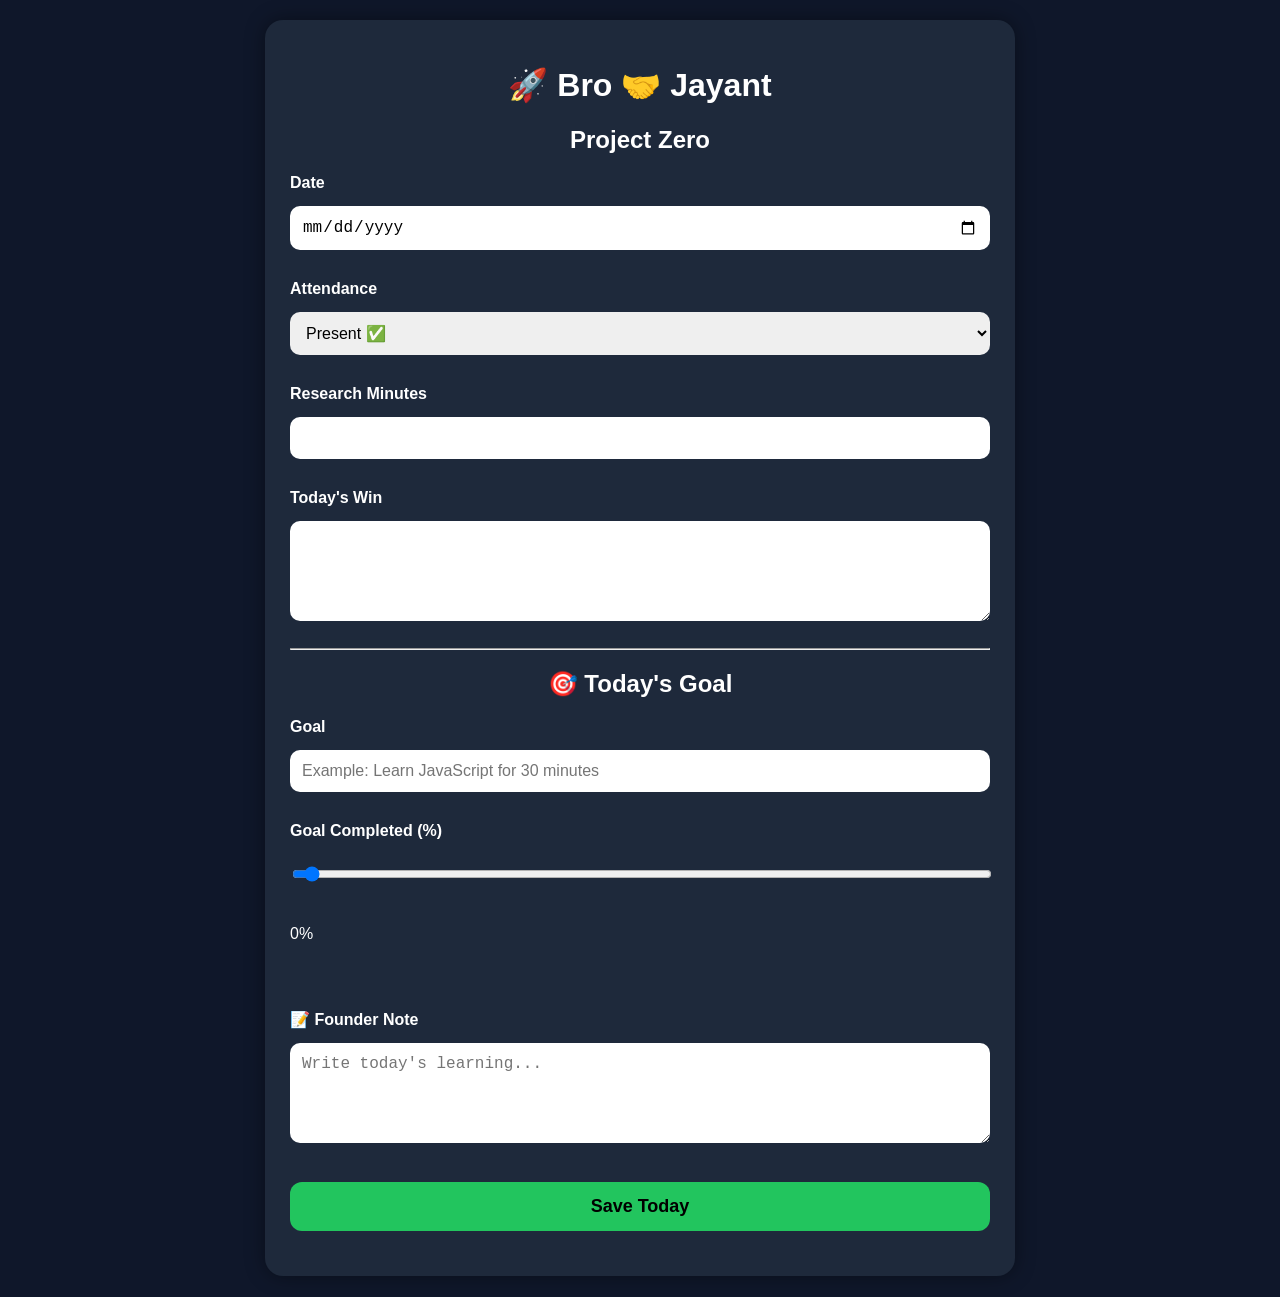
<file: index.html>
<!DOCTYPE html>
<html lang="en">
<head>
<meta charset="UTF-8">
<meta name="viewport" content="width=device-width, initial-scale=1.0">
<title>Bro & Jayant - Project Zero</title>

<style>
body{
background:#0f172a;
color:white;
font-family:Arial;
padding:20px;
}

.card{
max-width:700px;
margin:auto;
background:#1e293b;
padding:20px;
border-radius:15px;
}

input,select,textarea{
width:100%;
padding:10px;
margin-top:8px;
margin-bottom:15px;
border-radius:8px;
border:none;
}

button{
background:#22c55e;
color:black;
padding:12px;
border:none;
border-radius:10px;
font-weight:bold;
width:100%;
}

#status{
margin-top:20px;
font-weight:bold;
}
</style>
<link rel="stylesheet" href="style.css">
</head>

<body>

<div class="card">

<h1>🚀 Bro 🤝 Jayant</h1>

<h2>Project Zero</h2>

<label>Date</label>

<input type="date" id="date">

<label>Attendance</label>

<select id="attendance">

<option>Present ✅</option>

<option>Absent ❌</option>

</select>

<label>Research Minutes</label>

<input type="number" id="research">

<label>Today's Win</label>

<textarea id="win"></textarea>
<hr>

<h2>🎯 Today's Goal</h2>

<label>Goal</label>

<input
type="text"
id="goal"
placeholder="Example: Learn JavaScript for 30 minutes">

<label>Goal Completed (%)</label>

<input
type="range"
id="goalProgress"
min="0"
max="100"
value="0"
oninput="document.getElementById('goalValue').innerHTML=this.value+'%'">

<p id="goalValue">0%</p>
<br><br>

<label>📝 Founder Note</label>

<textarea
id="note"
placeholder="Write today's learning..."
rows="4"
style="width:100%;">
</textarea>  
<button onclick="saveData()">

Save Today

</button>

<p id="status"></p>

</div>


<script src="script.js"></script>
</body>

  </html>
</file>
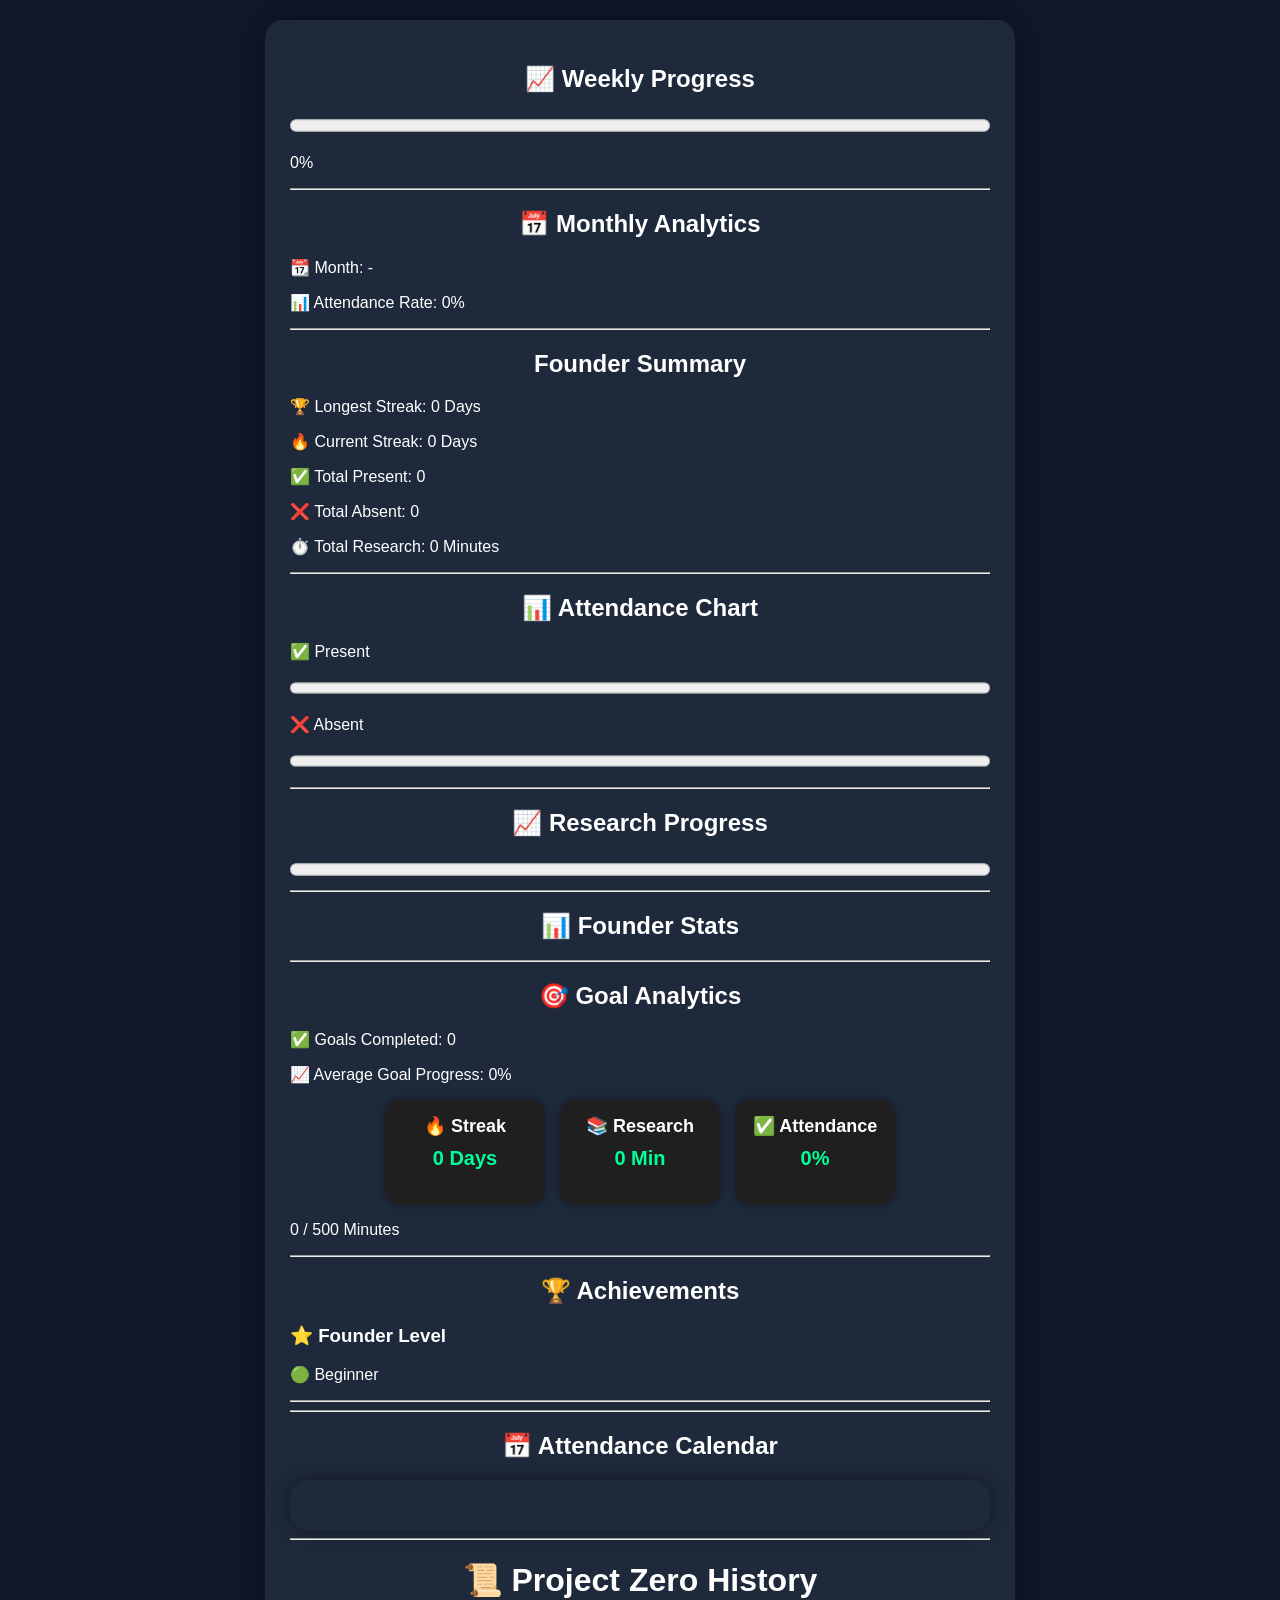
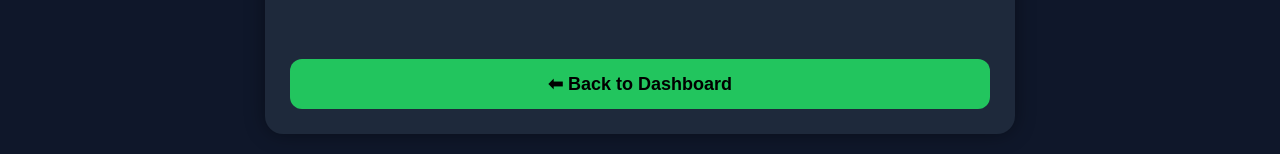
<file: history.html>
<!DOCTYPE html>
<html lang="en">

<head>

<meta charset="UTF-8">

<meta name="viewport" content="width=device-width, initial-scale=1.0">

<title>Project Zero History</title>

<link rel="stylesheet" href="style.css">

</head>

<body>

<div class="card">

<h2>📈 Weekly Progress</h2>

<progress id="progressBar" value="0" max="100" style="width:100%;height:25px;"></progress>

<p id="progressText">0%</p>

<hr>
<h2>📅 Monthly Analytics</h2>

<p>📆 Month: <span id="currentMonth">-</span></p>

<p>📊 Attendance Rate: <span id="attendanceRate">0%</span></p>

<hr>
<h2>Founder Summary</h2>
<p>🏆 Longest Streak:
<span id="longestStreak">0</span> Days</p>
<p>🔥 Current Streak: <span id="streakCount">0</span> Days</p>

<p>✅ Total Present: <span id="presentCount">0</span></p>

<p>❌ Total Absent: <span id="absentCount">0</span></p>

<p>⏱️ Total Research: <span id="researchTotal">0</span> Minutes</p>

<hr>
<h2>📊 Attendance Chart</h2>

<div style="margin-bottom:15px;">

<p>✅ Present</p>
<progress id="presentBar" value="0" max="100" style="width:100%;height:22px;"></progress>

<p>❌ Absent</p>
<progress id="absentBar" value="0" max="100" style="width:100%;height:22px;"></progress>

</div>

<hr>
<h2>📈 Research Progress</h2>

<progress id="researchBar" value="0" max="500" style="width:100%;height:25px;"></progress>
<hr>

<h2>📊 Founder Stats</h2>
<hr>

<h2>🎯 Goal Analytics</h2>

<p>
✅ Goals Completed:
<span id="goalCompleted">0</span>
</p>

<p>
📈 Average Goal Progress:
<span id="goalAverage">0%</span>
</p>
<div class="statsBox">

<div class="statCard">
<h3>🔥 Streak</h3>
<p id="cardStreak">0 Days</p>
</div>

<div class="statCard">
<h3>📚 Research</h3>
<p id="cardResearch">0 Min</p>
</div>

<div class="statCard">
<h3>✅ Attendance</h3>
<p id="cardAttendance">0%</p>
</div>

    </div>
<p id="researchProgressText">0 / 500 Minutes</p>

<hr>
<h2>🏆 Achievements</h2>
<h3>⭐ Founder Level</h3>

<p id="founderLevel">🟢 Beginner</p>

<hr>
<div id="badges"></div>

<hr>
<h2>📅 Attendance Calendar</h2>

<div id="calendar" class="card"></div>

<hr>
<h1>📜 Project Zero History</h1>

<div id="history"></div>

<br>

<a href="index.html">
<button>⬅ Back to Dashboard</button>
</a>

</div>

<script>
let history = JSON.parse(localStorage.getItem("projectZeroHistory")) || [];

let present = 0;
let absent = 0;
let research = 0;

history.forEach(day => {

    if(day.attendance.includes("Present")){
        present++;
    }else{
        absent++;
    }

    research += Number(day.research || 0);

});

document.getElementById("presentCount").innerHTML = present;
document.getElementById("absentCount").innerHTML = absent;
document.getElementById("researchTotal").innerHTML = research;
document.getElementById("presentCount").innerHTML = present;

document.getElementById("absentCount").innerHTML = absent;

document.getElementById("researchTotal").innerHTML = research;

// Total Active Days

let activeDays = history.length;

document.getElementById("activeDays").innerHTML = activeDays;
// Progress Bar

let total = present + absent;
let percent = total > 0 ? Math.round((present / total) * 100) : 0;

document.getElementById("progressBar").value = percent;
document.getElementById("progressText").innerHTML = percent + "%";
// Monthly Analytics
document.getElementById("presentBar").value = percent;
document.getElementById("absentBar").value = 100 - percent;
let today = new Date();

let monthName = today.toLocaleString("en-US", {
    month: "long",
    year: "numeric"
});

document.getElementById("currentMonth").innerHTML = monthName;

document.getElementById("attendanceRate").innerHTML = percent + "%";
// Attendance Chart

document.getElementById("presentBar").value =
Math.round((present / total) * 100);

document.getElementById("absentBar").value =
Math.round((absent / total) * 100);    
// Research Progress

document.getElementById("researchBar").value = research;

document.getElementById("researchProgressText").innerHTML =
research + " / 500 Minutes";

// Milestone Message

if (research >= 500) {

    document.getElementById("researchProgressText").innerHTML +=
    " 🏆 Goal Reached!";

    }    
// Current Streak

let streak = 0;

for(let i = history.length - 1; i >= 0; i--){

    if(history[i].attendance.includes("Present")){
        streak++;
    }else{
        break;
    }

}

document.getElementById("streakCount").innerHTML = streak;
// Longest Streak

let longestStreak = 0;
let current = 0;

history.forEach(day => {

    if(day.attendance.includes("Present")){

        current++;

        if(current > longestStreak){
            longestStreak = current;
        }

    }else{

        current = 0;

    }

});

document.getElementById("longestStreak").innerHTML = longestStreak;
// History

let output = "";

if(history.length === 0){

    output = "<h3>No History Found</h3>";

}else{

    [...history].reverse().forEach(day=>{

        output += `
        <hr>

        <h3>📅 ${day.date}</h3>

        <p><b>Attendance:</b> ${day.attendance}</p>

        <p><b>Research:</b> ${day.research} Minutes</p>

        <p><b>Today's Win:</b> ${day.win}</p>

        <p><b>🎯 Goal:</b> ${day.goal || "-"}</p>

        <p><b>📊 Goal Progress:</b> ${day.goalProgress || 0}%</p>
        <p><b>📝 Founder Note:</b> ${day.note || "-"}</p>
        `;

    });

}

document.getElementById("history").innerHTML = output;
// Attendance Calendar

let calendarOutput = "";

if (history.length === 0) {

    calendarOutput = "<p>No Records Yet</p>";

} else {

    [...history].reverse().forEach(day => {

        calendarOutput += `
        <p>📅 ${day.date} - ${day.attendance}</p>
        `;

    });

}

document.getElementById("calendar").innerHTML = calendarOutput;
// Achievements

let badges = "";

if(history.length >= 1){
    badges += "🥉 First Save<br>";
}

if(research >= 100){
    badges += "📚 100 Research Minutes<br>";
}

if(streak >= 7){
    badges += "🔥 7 Day Streak<br>";
}

document.getElementById("badges").innerHTML = badges;
// Founder Level

let level = "🟢 Beginner";

if (research >= 100) {
    level = "🔵 Builder";
}

if (research >= 300) {
    level = "🟣 Founder";
}

if (research >= 1000) {
    level = "🟡 Legend";
}

document.getElementById("founderLevel").innerHTML = level; 
// Founder Stats Cards

document.getElementById("cardStreak").innerHTML = streak + " Days";

document.getElementById("cardResearch").innerHTML = research + " Min";

document.getElementById("cardAttendance").innerHTML = percent + "%"; 
// Goal Analytics

let completedGoals = 0;
let totalGoalProgress = 0;

history.forEach(day => {

    let progress = Number(day.goalProgress || 0);

    totalGoalProgress += progress;

    if(progress >= 100){
        completedGoals++;
    }

});

let averageGoal = history.length > 0
? Math.round(totalGoalProgress / history.length)
: 0;

document.getElementById("goalCompleted").innerHTML = completedGoals;

document.getElementById("goalAverage").innerHTML = averageGoal + "%";    
  </script>

</body>

</html>
</file>
<file: style.css>
body{
    margin:0;
    padding:20px;
    background:#0f172a;
    font-family:Arial,sans-serif;
    color:white;
}

.card{
    max-width:700px;
    margin:auto;
    background:#1e293b;
    padding:25px;
    border-radius:18px;
    box-shadow:0 0 20px rgba(0,0,0,.4);
}

h1,h2{
    text-align:center;
}

label{
    display:block;
    margin-top:15px;
    margin-bottom:6px;
    font-weight:bold;
}

input,select,textarea{
    width:100%;
    padding:12px;
    border:none;
    border-radius:10px;
    font-size:16px;
    box-sizing:border-box;
}

textarea{
    height:100px;
}

button{
    width:100%;
    margin-top:20px;
    padding:14px;
    border:none;
    border-radius:12px;
    background:#22c55e;
    color:black;
    font-size:18px;
    font-weight:bold;
    cursor:pointer;
}

button:hover{
    background:#16a34a;
}

#status{
    margin-top:20px;
    text-align:center;
    font-size:18px;
    font-weight:bold;
  }
progress{
    width:100%;
    height:22px;
    display:block;
    }
/* Founder Stats */

.statsBox{
display:flex;
flex-wrap:wrap;
gap:15px;
justify-content:center;
margin-top:15px;
}

.statCard{
background:#1f1f1f;
border-radius:15px;
padding:15px;
width:130px;
text-align:center;
box-shadow:0 0 10px rgba(0,0,0,0.3);
}

.statCard h3{
margin:0;
font-size:18px;
}

.statCard p{
font-size:20px;
font-weight:bold;
margin-top:10px;
color:#00ff99;
    }
</file>
